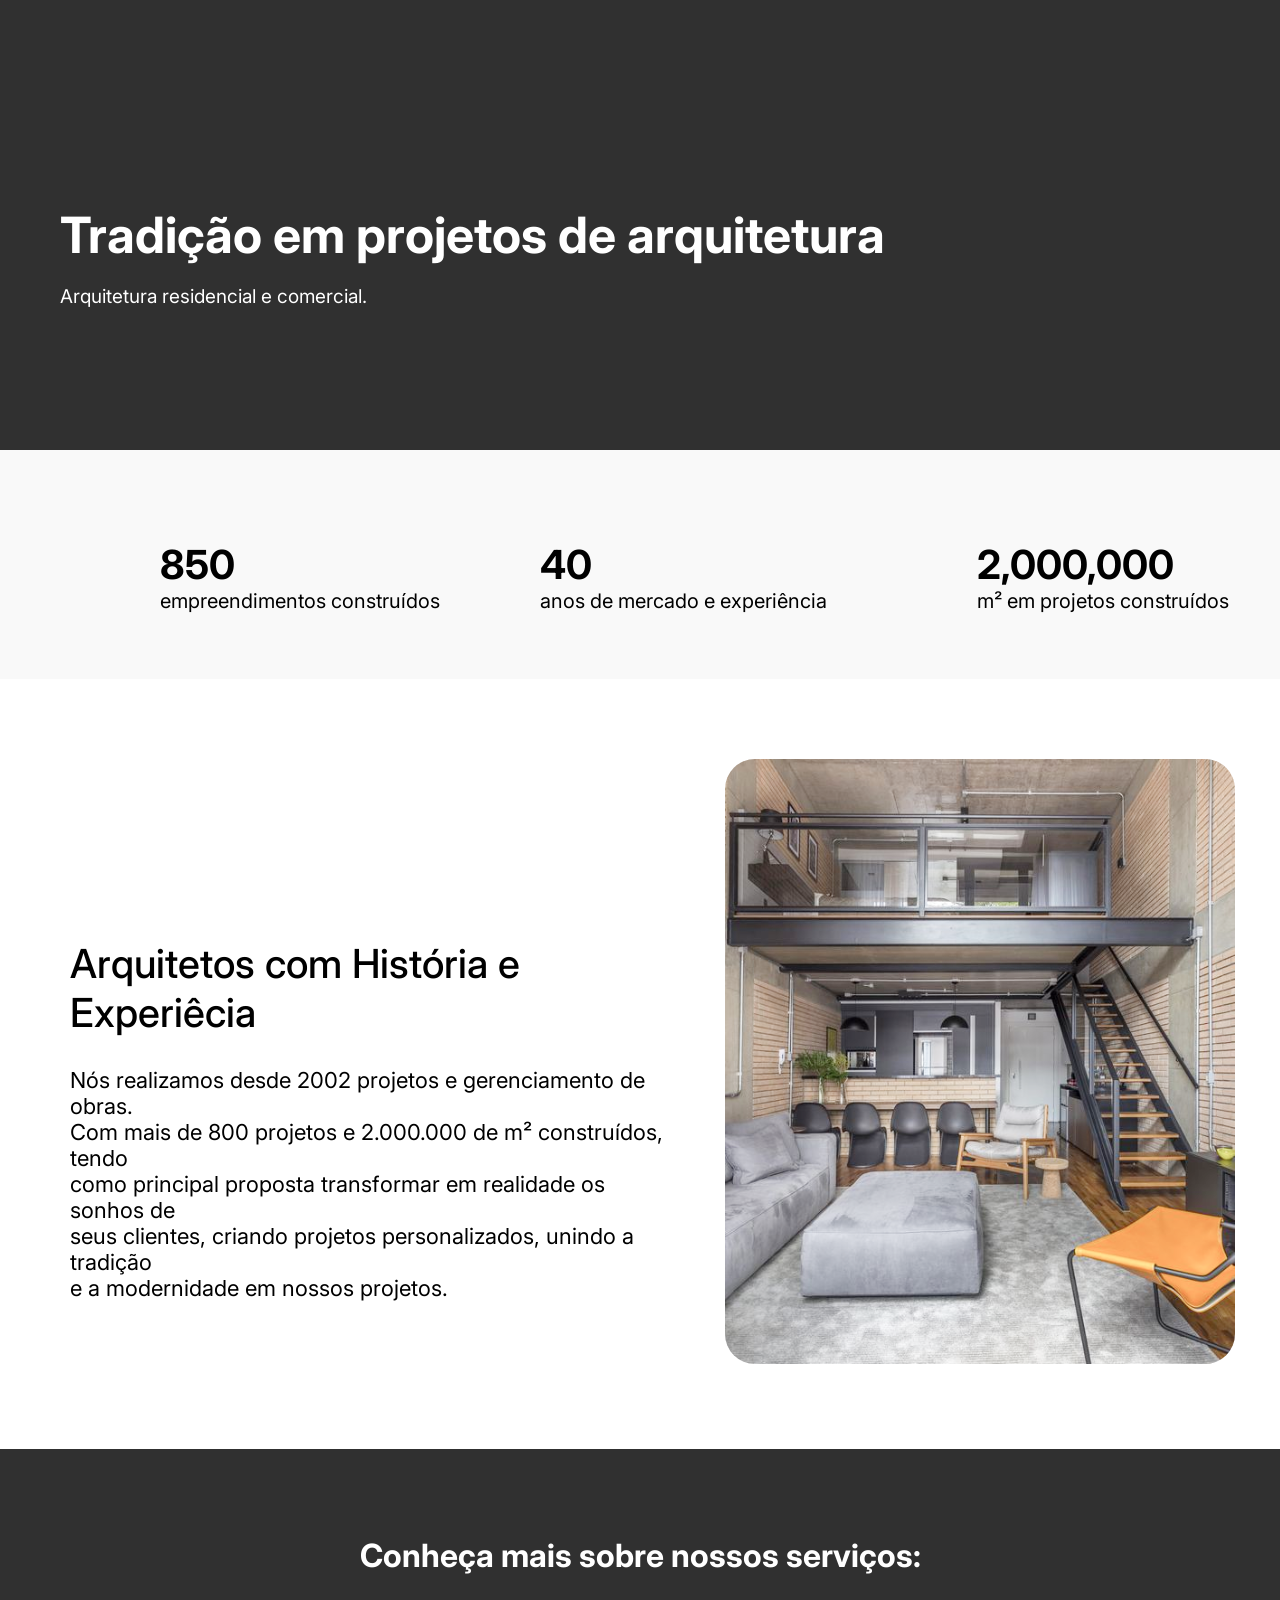
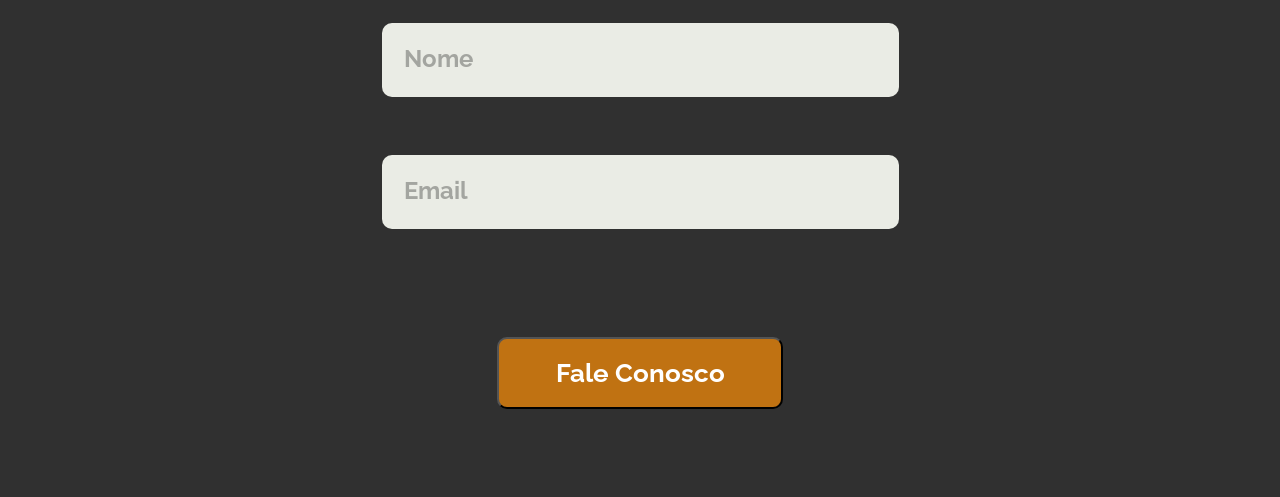
<file: index.html>
<!DOCTYPE html>
<html lang="en">
<head>
    <meta charset="UTF-8">
    <meta name="viewport" content="width=device-width, initial-scale=1.0">
    <!-- links a serem usados no site -->
    <link rel="stylesheet" href="pastapai/style.css">
    <link rel="preconnect" href="https://fonts.googleapis.com">
    <link rel="preconnect" href="https://fonts.gstatic.com" crossorigin>
    <link rel="preconnect" href="https://fonts.googleapis.com">
    <link rel="preconnect" href="https://fonts.gstatic.com" crossorigin>
    <link rel="preconnect" href="https://fonts.googleapis.com">
    <link rel="preconnect" href="https://fonts.gstatic.com" crossorigin>
    <link href="https://fonts.googleapis.com/css2?family=Raleway:ital,wght@0,200;0,700;1,700&display=swap" rel="stylesheet">
    <link href="https://fonts.googleapis.com/css2?family=Inter:wght@100;200;300;400;500;600;700;800;900&display=swap" rel="stylesheet">
    <title>Laging page-desafio 1</title>
</head>
<body>
    <!-- titulo da lading page -->
    <div id="cordefundo">
        <h1 id="titulo-ladingpage"> Tradição em projetos de arquitetura </h1>
        <p id="decricao">Arquitetura residencial e comercial.</p>
    </div>
    <!-- experiencias da empresa -->
    <div id="alinhamento-experiencias">
        <h1 id="numero850">850 <br>
            <p class="decrição">empreendimentos construídos</p>
        </h1>
        <h1 id="numero40">40<br>
            <p class="decrição">anos de mercado e experiência </p>
        </h1>
        <h1 id="numero2M">2,000,000<br>
            <p class="decrição">m² em projetos construídos</p>
        </h1>
    </div>
    <!-- historia da empresa -->
    <div id="tamanhodiv">
        <div>
            <h1 id="tituloaquitetos">Arquitetos com História e Experiêcia</h1>
            <p id="descriçãoarquitetura">Nós realizamos desde 2002 projetos e gerenciamento de obras.<br>
                Com mais de 800 projetos e 2.000.000 de m² construídos, tendo<br>
                como principal proposta transformar em realidade os sonhos de<br>
                seus clientes, criando projetos personalizados, unindo a tradição<br>
                e a modernidade em nossos projetos.</p>
        </div>
        <div >
            <img id="divimagem" src="pastapai/fotos/fotosala.svg" alt="" >
        </div>
    </div>
    <!-- parte de comunicação com o cliente -->
    <div id="divcomunicação">
        <form action="https://api.sheetmonkey.io/form/mSAKoNXSKUERM19ZMobGvw" method="POST" onsubmit="return validarFormulario()">
            <h1 id="tituloparte4">Conheça mais sobre nossos serviços:</h1>
            <input type="text" id="inputname" placeholder="Nome" name="Name" required><br>
            <input type="text" id="inputemail" placeholder="Email" name="Email" required><br>
            <span id="emailError" style="color: red;"></span><br> <!-- Adicionei o elemento para a mensagem de erro -->
            <input type="hidden" name="Created" value="x-sheetmonkey-current-date-time" />
            <button type="submit">Fale Conosco</button>
            
        <script src="pastapai/index.js"></script>
        </form>
    </div>
</body>
</html>
</file>
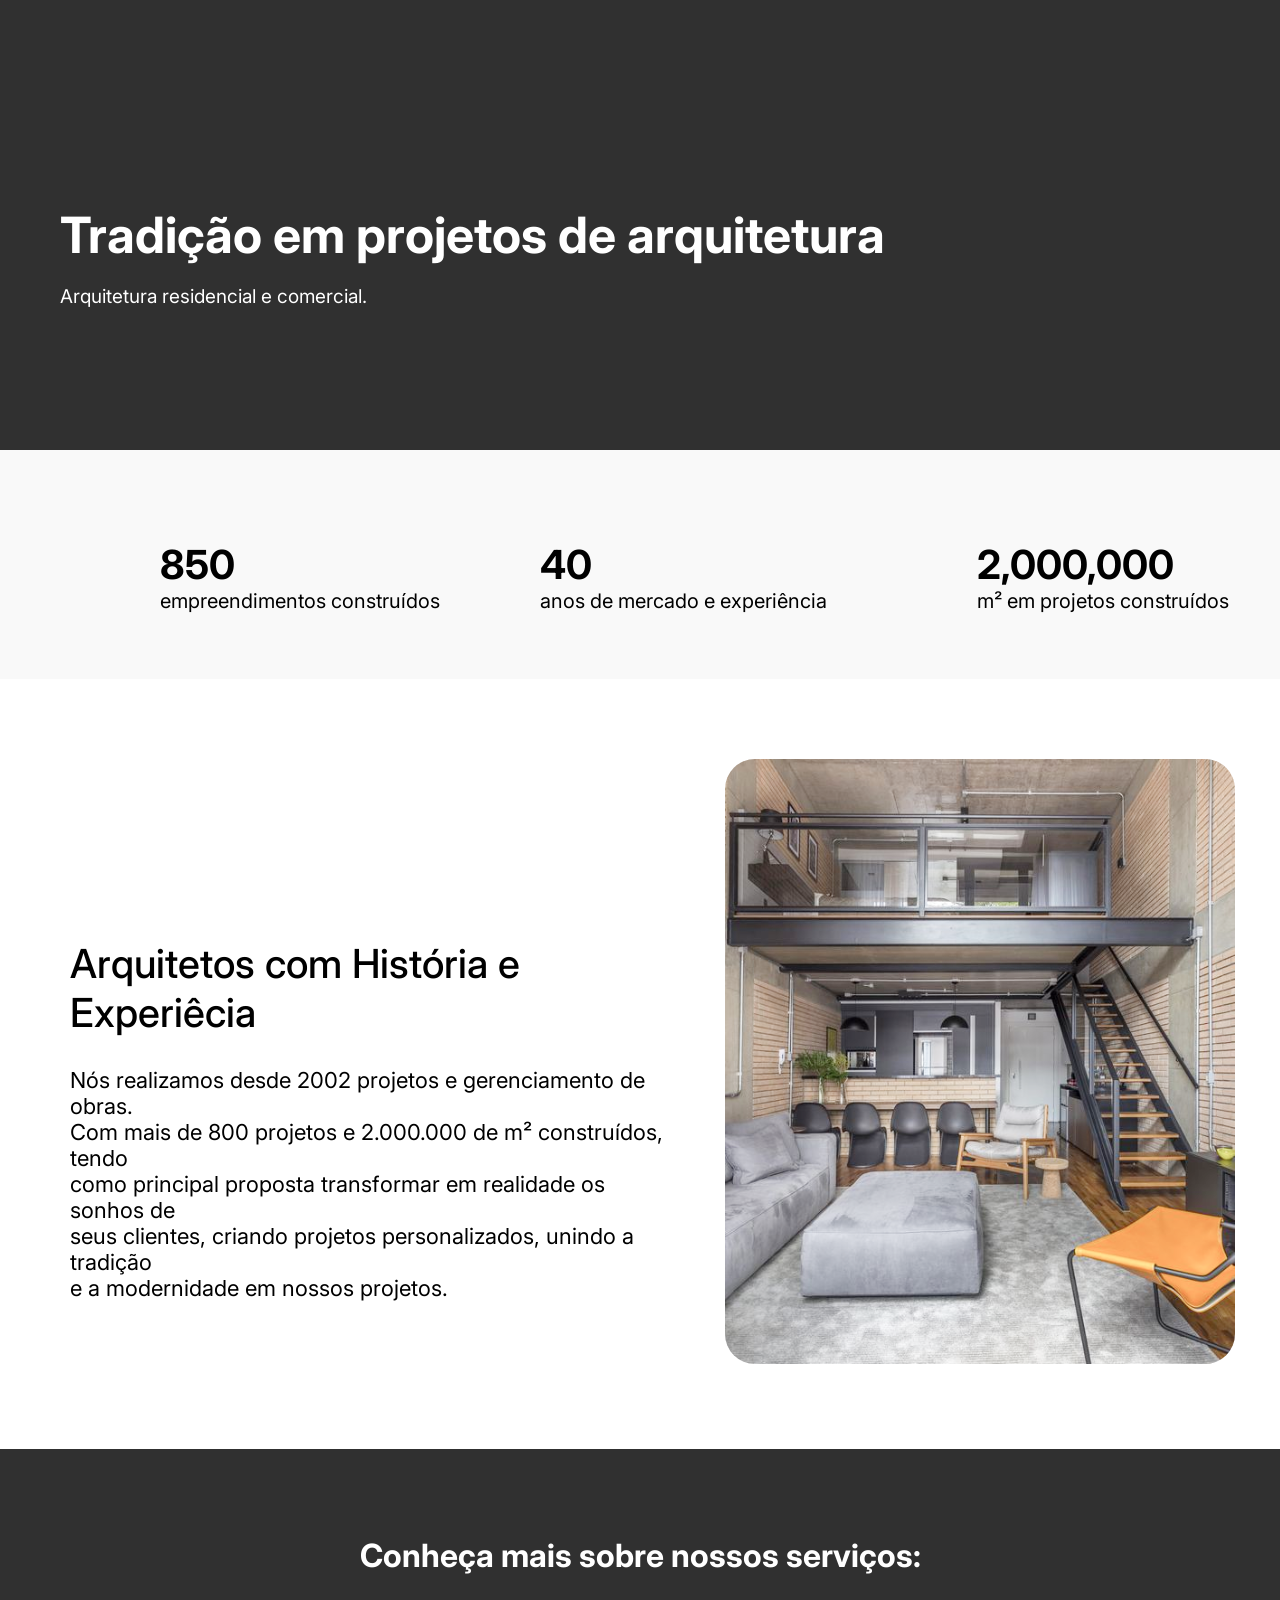
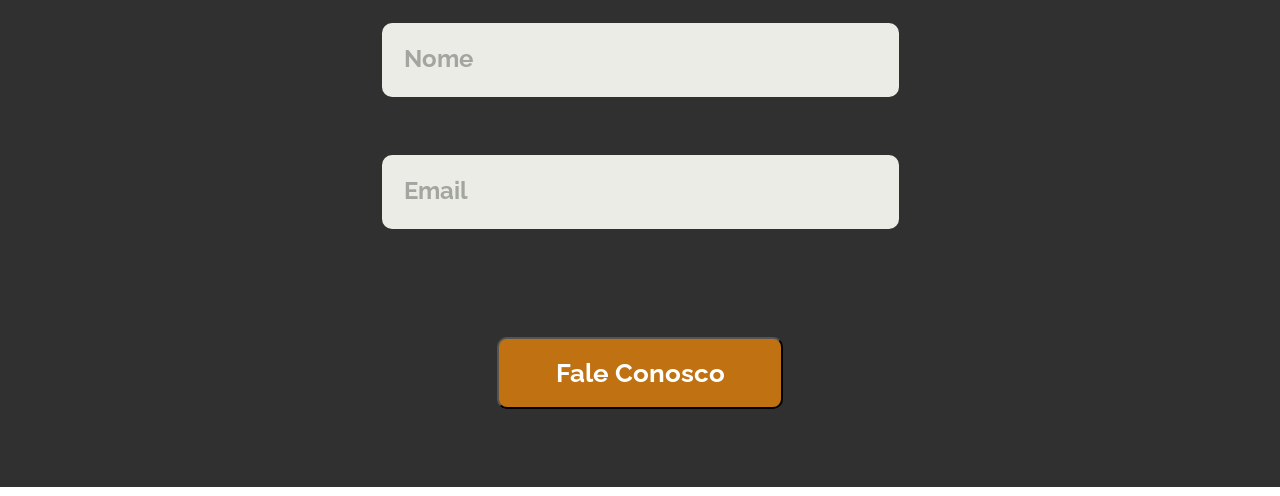
<file: page.html>
<!DOCTYPE html>
<html lang="pt-br">
<head>
    <meta charset="UTF-8">
    <meta name="viewport" content="width=device-width, initial-scale=1.0">
    <!-- links a serem usados no site -->
    <link rel="stylesheet" href="style.css">
    <link rel="preconnect" href="https://fonts.googleapis.com">
    <link rel="preconnect" href="https://fonts.gstatic.com" crossorigin>
    <link rel="preconnect" href="https://fonts.googleapis.com">
    <link rel="preconnect" href="https://fonts.gstatic.com" crossorigin>
    <link rel="preconnect" href="https://fonts.googleapis.com">
    <link rel="preconnect" href="https://fonts.gstatic.com" crossorigin>
    <link href="https://fonts.googleapis.com/css2?family=Raleway:ital,wght@0,200;0,700;1,700&display=swap" rel="stylesheet">
    <link href="https://fonts.googleapis.com/css2?family=Inter:wght@100;200;300;400;500;600;700;800;900&display=swap" rel="stylesheet">
    <title>Laging page-desafio 1</title>
</head>
<body>
    <!-- titulo da lading page -->
    <div id="cordefundo">
        <h1 id="titulo-ladingpage"> Tradição em projetos de arquitetura </h1>
        <p id="decricao">Arquitetura residencial e comercial.</p>
    </div>
    <!-- experiencias da empresa -->
    <div id="alinhamento-experiencias">
        <h1 id="numero850">850 <br>
            <p class="decrição">empreendimentos construídos</p>
        </h1>
        <h1 id="numero40">40<br>
            <p class="decrição">anos de mercado e experiência </p>
        </h1>
        <h1 id="numero2M">2,000,000<br>
            <p class="decrição">m² em projetos construídos</p>
        </h1>
    </div>
    <!-- historia da empresa -->
    <div id="tamanhodiv">
        <div>
            <h1 id="tituloaquitetos">Arquitetos com História e Experiêcia</h1>
            <p id="descriçãoarquitetura">Nós realizamos desde 2002 projetos e gerenciamento de obras.<br>
                Com mais de 800 projetos e 2.000.000 de m² construídos, tendo<br>
                como principal proposta transformar em realidade os sonhos de<br>
                seus clientes, criando projetos personalizados, unindo a tradição<br>
                e a modernidade em nossos projetos.</p>
        </div>
        <div >
            <img id="divimagem" src="fotos/fotosala.svg" alt="" >
        </div>
    </div>
    <!-- parte de comunicação com o cliente -->
    <div id="divcomunicação">
        <form action="https://api.sheetmonkey.io/form/mSAKoNXSKUERM19ZMobGvw" method="POST" onsubmit="return validarFormulario()">
            <h1 id="tituloparte4">Conheça mais sobre nossos serviços:</h1>
            <input type="text" id="inputname" placeholder="Nome" name="Name" required><br>
            <input type="text" id="inputemail" placeholder="Email" name="Email" required><br>
            <span id="emailError" style="color: red;"></span><br> <!-- Adicionei o elemento para a mensagem de erro -->
            <input type="hidden" name="Created" value="x-sheetmonkey-current-date-time" />
            <button type="submit">Fale Conosco</button>
            
        <script src="index.js"></script>
        </form>
    </div>
</body>
</html>
</file>
<file: pastapai/style.css>
*{
    margin: 0px;
    font-family: 'inter';
}
/* css da 1° parte da pagina titulo da pagina */
#cordefundo{
    background-color:#303030 ;
    height: 450px;
    flex-shrink: 0;
}

#titulo-ladingpage{
    font-family: "inter";
    font-size: 50px;
    color: white;
    padding-left: 60px;
    padding-top: 205px;
    padding-right: 354px;
    padding-bottom: 20px;
    font-style: normal;
}

#decricao{
    font-family: "inter";
    font-size: 19px;
    color: white;
    padding-left: 60px;
    padding: bottom 145px; ;
}
/* --------------------------------------------------------- */
/* css da 2° parte que mostra as experiencias da empresa */
#alinhamento-experiencias{
    display: flex;
    height: 229px;
    flex-shrink: 0;
    background-color: #F9F9F9;
}

.numeros{
    color: #000;
    font-family: "Inter";
    font-size: 40px;
    font-style: normal;
    padding-top: 70px;
    padding-left: 250px;
    
}
#numero850{
    color: #000;
    font-family: "Inter";
    font-size: 40px;
    font-style: normal;
    padding-top: 90px;
    padding-left: 160px;
    padding-bottom: 67;
}


#numero40{
    color: #000;
    font-family: "Inter";
    font-size: 40px;
    font-style: normal;
    padding-top: 90px;
    padding-left: 100px;
    padding-bottom: 67;
}


#numero2M{
    color: #000;
    font-family: "Inter";
    font-size: 40px;
    font-style: normal;
    padding-top: 90px;
    padding-left: 150px;
    padding-right: 64;
    padding-bottom: 67;
}
.decrição{
    font-size: 20px;
    font-family: 'inter';
    font-weight: normal;
}
/* --------------------------------------------------------- */
/* css da 3° parte a historia da arquitetura */
#tamanhodiv{
    height: 770px;
    background-color:#FFFFFF;
    font-family: "Inter";
    grid-column: auto;
    display: grid;
    grid-template-columns: auto;
    display: flex;


}

#tituloaquitetos{
    padding-top: 260px;
    padding-left: 70px;
    font-size: 40px;
    font-family: "inter";
    color:#000 ;
    font-style: normal;
    font-weight: 500;
}

#descriçãoarquitetura{
    color: #000000;
    font-size: 22px;
    padding-left: 70px;
    padding-top: 30px;
    padding-bottom:300px ;
    font-style: normal;
    font-family: "inter";
    flex: 1;
}
#divimagem{
    padding-top: 80px;
    padding-right: 45px;
    padding-bottom: 88px;
    padding-left: 57px;
    

}
/* --------------------------------------------------------- */
/* parte 4° parte de coletar informações do usuario e edição dos input */
#divcomunicação{
    background-color:#303030 ;
    font-family: "inter";
    height: 648px;
    text-align: center;
}

#tituloparte4{
    font-family: "inter";
    font-style: normal;
    font-size: 32px;
    color:#ffffff ;
    text-align: center;
    padding-top: 87px;
    padding-bottom: 48px;
    font-weight: 700;
    
}

#inputname{
    width: 500px;
    height: 72px;
    padding-left: 15px;
    border-radius: 10px;
    border: 0px;
    background-color: #EAECE5;
    font-size: 20px;
    font-family: "inter";
    

}
#inputemail{
    width: 500px;
    height: 72px;
    padding-left: 15px;
    border-radius: 10px;
    border: 0px;
    background-color: #EAECE5;
    font-size: 20px;
    font-family: "inter";
    margin-top: 58px;
}

input::placeholder{
    color: rgba(0, 0, 0, 0.30);
    font-family: "Raleway";
    font-size: 24px;
    font-style: normal;
    font-weight: 700;
    line-height: 30px; 
    padding-left: 7px;
}

button{
    margin-top: 88px;
    margin-bottom: 87px;
    color: #FFF;
    font-family: "Raleway";
    font-size: 26px;
    font-style: normal;
    font-weight: 700;
    line-height: 30px;
    background-color: #C07212;
    border-radius: 10px;
    width: 286px;
    height: 72px;
    cursor: pointer;
}

button:hover{
    background-color: #7c4807;
    color: white;
    transform: translateY(-7px);
    box-shadow: 0px 15px 20px #291700;
    transition-duration: 0.5s;

}

/* --------------------------------------------------------- */
</file>
<file: style.css>
*{
    margin: 0px;
    font-family: 'inter';
}
/* css da 1° parte da pagina titulo da pagina */
#cordefundo{
    background-color:#303030 ;
    height: 450px;
    flex-shrink: 0;
}

#titulo-ladingpage{
    font-family: "inter";
    font-size: 50px;
    color: white;
    padding-left: 60px;
    padding-top: 205px;
    padding-right: 354px;
    padding-bottom: 20px;
    font-style: normal;
}

#decricao{
    font-family: "inter";
    font-size: 19px;
    color: white;
    padding-left: 60px;
    padding: bottom 145px; ;
}
/* --------------------------------------------------------- */
/* css da 2° parte que mostra as experiencias da empresa */
#alinhamento-experiencias{
    display: flex;
    height: 229px;
    flex-shrink: 0;
    background-color: #F9F9F9;
}

.numeros{
    color: #000;
    font-family: "Inter";
    font-size: 40px;
    font-style: normal;
    padding-top: 70px;
    padding-left: 250px;
    
}
#numero850{
    color: #000;
    font-family: "Inter";
    font-size: 40px;
    font-style: normal;
    padding-top: 90px;
    padding-left: 160px;
    padding-bottom: 67;
}


#numero40{
    color: #000;
    font-family: "Inter";
    font-size: 40px;
    font-style: normal;
    padding-top: 90px;
    padding-left: 100px;
    padding-bottom: 67;
}


#numero2M{
    color: #000;
    font-family: "Inter";
    font-size: 40px;
    font-style: normal;
    padding-top: 90px;
    padding-left: 150px;
    padding-right: 64;
    padding-bottom: 67;
}
.decrição{
    font-size: 20px;
    font-family: 'inter';
    font-weight: normal;
}
/* --------------------------------------------------------- */
/* css da 3° parte a historia da arquitetura */
#tamanhodiv{
    height: 770px;
    background-color:#FFFFFF;
    font-family: "Inter";
    grid-column: auto;
    display: grid;
    grid-template-columns: auto;
    display: flex;


}

#tituloaquitetos{
    padding-top: 260px;
    padding-left: 70px;
    font-size: 40px;
    font-family: "inter";
    color:#000 ;
    font-style: normal;
    font-weight: 500;
}

#descriçãoarquitetura{
    color: #000000;
    font-size: 22px;
    padding-left: 70px;
    padding-top: 30px;
    padding-bottom:300px ;
    font-style: normal;
    font-family: "inter";
    flex: 1;
}
#divimagem{
    padding-top: 80px;
    padding-right: 45px;
    padding-bottom: 88px;
    padding-left: 57px;
    

}
/* --------------------------------------------------------- */
/* parte 4° parte de coletar informações do usuario e edição dos input */
#divcomunicação{
    background-color:#303030 ;
    font-family: "inter";
    height: 638px;
    text-align: center;
}

#tituloparte4{
    font-family: "inter";
    font-style: normal;
    font-size: 32px;
    color:#ffffff ;
    text-align: center;
    padding-top: 87px;
    padding-bottom: 48px;
    font-weight: 700;
    
}

#inputname{
    width: 500px;
    height: 72px;
    padding-left: 15px;
    border-radius: 10px;
    border: 0px;
    background-color: #EAECE5;
    font-size: 20px;
    font-family: "inter";
    

}
#inputemail{
    width: 500px;
    height: 72px;
    padding-left: 15px;
    border-radius: 10px;
    border: 0px;
    background-color: #EAECE5;
    font-size: 20px;
    font-family: "inter";
    margin-top: 58px;
}

input::placeholder{
    color: rgba(0, 0, 0, 0.30);
    font-family: "Raleway";
    font-size: 24px;
    font-style: normal;
    font-weight: 700;
    line-height: 30px; 
    padding-left: 7px;
}

button{
    margin-top: 88px;
    margin-bottom: 87px;
    color: #FFF;
    font-family: "Raleway";
    font-size: 26px;
    font-style: normal;
    font-weight: 700;
    line-height: 30px;
    background-color: #C07212;
    border-radius: 10px;
    width: 286px;
    height: 72px;
    cursor: pointer;
}

button:hover{
    background-color: #7c4807;
    color: white;
    transform: translateY(-7px);
    box-shadow: 0px 15px 20px #291700;
    transition-duration: 0.5s;

}

/* --------------------------------------------------------- */
</file>
